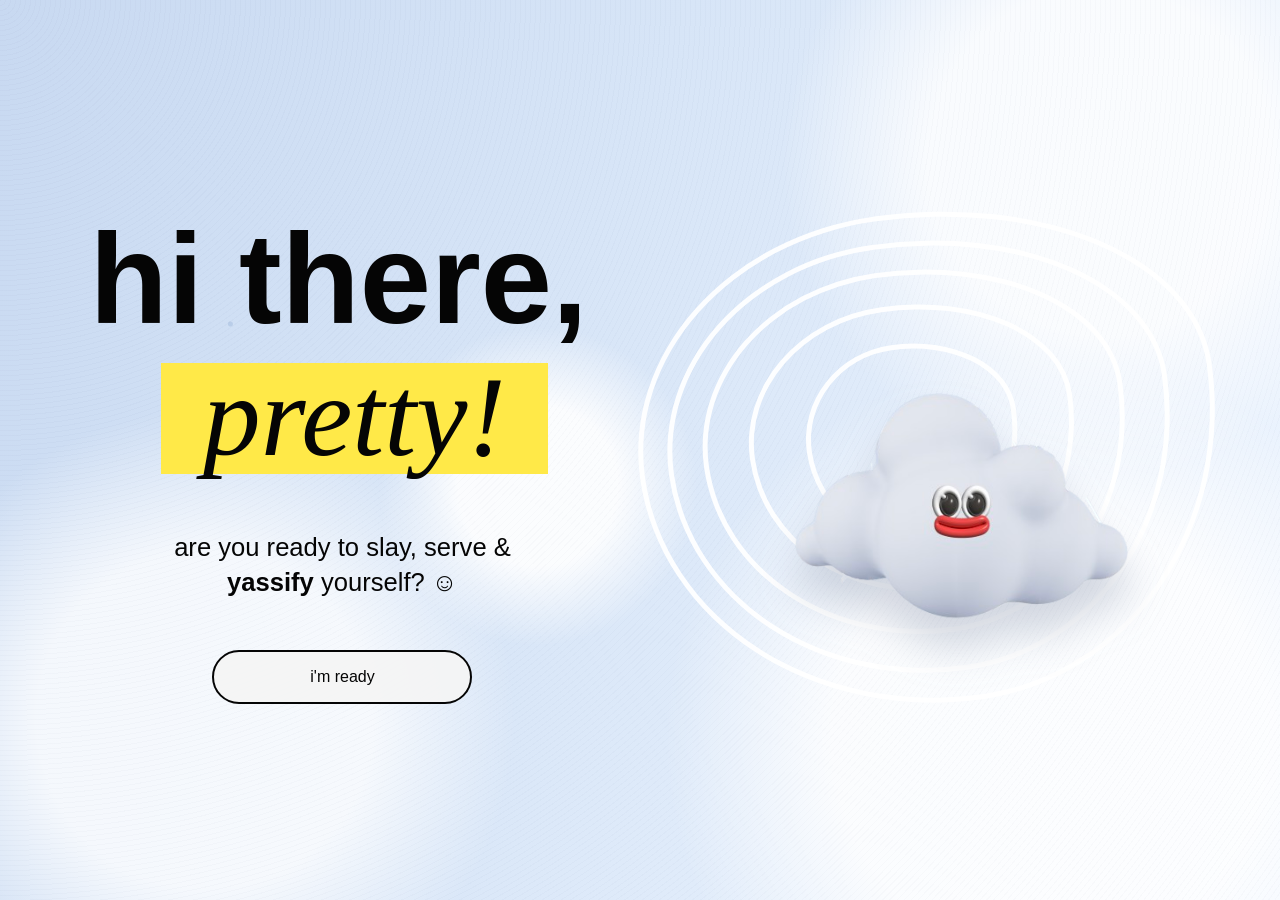
<file: index.html>
<!DOCTYPE html>
<html lang="en">
<head>
  <meta charset="UTF-8" />
  <meta name="viewport" content="width=device-width, initial-scale=1.0" />
  <title>Pretty Face Filter</title>
  <style>
    * {
      box-sizing: border-box;
    }

    html,
    body {
      min-height: 100%;
    }

    body {
      margin: 0;
      font-family: Arial, Helvetica, sans-serif;
      color: #050505;
      background:
        radial-gradient(circle at 18% 36%, rgba(126, 159, 203, 0.28) 0 2px, transparent 3px),
        radial-gradient(circle at 42% 54%, rgba(255, 255, 255, 0.9) 0 9%, transparent 18%),
        radial-gradient(circle at 16% 80%, rgba(255, 255, 255, 0.78) 0 13%, transparent 24%),
        radial-gradient(circle at 86% 18%, rgba(255, 255, 255, 0.82) 0 13%, transparent 24%),
        radial-gradient(circle at 82% 82%, rgba(255, 255, 255, 0.86) 0 17%, transparent 30%),
        linear-gradient(112deg, #c8d9f1 0%, #d7e5f7 42%, #eff6ff 100%);
      overflow-x: hidden;
    }

    body::before {
      content: "";
      position: fixed;
      inset: 0;
      pointer-events: none;
      opacity: 0.23;
      background-image:
        repeating-radial-gradient(circle at 0 0, rgba(28, 48, 77, 0.08) 0 1px, transparent 1px 5px),
        repeating-linear-gradient(92deg, rgba(255, 255, 255, 0.14) 0 1px, transparent 1px 4px);
      mix-blend-mode: multiply;
    }

    .landing {
      position: relative;
      min-height: 100vh;
      display: grid;
      grid-template-columns: minmax(340px, 0.95fr) minmax(360px, 1.05fr);
      align-items: center;
      gap: 36px;
      padding: clamp(36px, 7vw, 116px);
    }

    .screen {
      display: none;
    }

    .screen.active {
      display: grid;
    }

    .intro {
      position: relative;
      z-index: 2;
      text-align: center;
      justify-self: center;
      width: min(670px, 100%);
      padding-top: 28px;
    }

    h1 {
      margin: 0;
      font-size: clamp(78px, 10vw, 150px);
      font-weight: 700;
      line-height: 0.86;
      letter-spacing: 0;
      text-align: left;
    }

    .pretty-mark {
      display: inline-block;
      margin: 28px auto 0;
      padding: 0 42px 6px;
      background: #ffe948;
      font-family: Georgia, "Times New Roman", serif;
      font-size: clamp(82px, 9vw, 145px);
      font-style: italic;
      font-weight: 400;
      line-height: 0.92;
      transform: translateX(12px);
    }

    .tagline {
      margin: 56px auto 0;
      max-width: 460px;
      font-size: clamp(22px, 2vw, 32px);
      line-height: 1.35;
    }

    .tagline strong {
      font-weight: 800;
    }

    .ready-link {
      display: inline-flex;
      justify-content: center;
      align-items: center;
      min-width: 260px;
      min-height: 54px;
      margin-top: 50px;
      padding: 10px 34px;
      border: 2px solid #050505;
      border-radius: 999px;
      background: rgba(245, 245, 245, 0.92);
      color: #050505;
      text-decoration: none;
      font-size: 26px;
      line-height: 1;
      transition: transform 0.18s ease, background 0.18s ease, box-shadow 0.18s ease;
    }

    .ready-link:hover,
    .ready-link:focus-visible {
      background: #fff;
      box-shadow: 0 9px 24px rgba(47, 63, 94, 0.18);
      transform: translateY(-2px);
      outline: none;
    }

    .ready-link.dark {
      background: #050505;
      color: #fff;
    }

    .cloud-stage {
      position: relative;
      z-index: 1;
      justify-self: center;
      width: min(640px, 45vw);
      aspect-ratio: 1.18;
      min-width: 360px;
    }

    .cloud-stage.small {
      width: min(250px, 44vw);
      min-width: 150px;
    }

    .cloud-stage.small .contour {
      border-width: 2px;
    }

    .cloud-image {
      position: absolute;
      left: 3%;
      right: 2%;
      bottom: 9%;
      z-index: 2;
      width: 95%;
      height: auto;
      filter: drop-shadow(0 30px 20px rgba(104, 118, 148, 0.28));
    }

    .cloud-stage.small .cloud-image {
      left: 0;
      right: auto;
      bottom: 6%;
      width: 100%;
      filter: drop-shadow(0 12px 10px rgba(104, 118, 148, 0.22));
    }

    .contour {
      position: absolute;
      inset: 2% 0 0 0;
      border: 5px solid rgba(255, 255, 255, 0.92);
      border-radius: 46% 54% 47% 53% / 46% 39% 61% 54%;
      transform: rotate(-8deg);
    }

    .contour:nth-child(1) {
      inset: 1% -4% -2% 3%;
    }

    .contour:nth-child(2) {
      inset: 7% 4% 4% 8%;
    }

    .contour:nth-child(3) {
      inset: 13% 12% 12% 14%;
    }

    .contour:nth-child(4) {
      inset: 20% 21% 21% 22%;
    }

    .contour:nth-child(5) {
      inset: 28% 31% 30% 32%;
    }

    .cloud {
      position: absolute;
      left: 5%;
      right: 4%;
      bottom: 15%;
      height: 62%;
      filter: drop-shadow(0 30px 20px rgba(104, 118, 148, 0.28));
    }

    .cloud span {
      position: absolute;
      display: block;
      background: linear-gradient(145deg, #edf2fb 0%, #d3dbea 100%);
      border-radius: 50%;
      box-shadow: inset 18px 16px 34px rgba(255, 255, 255, 0.5);
    }

    .puff-main {
      width: 53%;
      height: 92%;
      left: 28%;
      bottom: 2%;
    }

    .puff-left {
      width: 37%;
      height: 57%;
      left: 4%;
      bottom: 7%;
    }

    .puff-right {
      width: 38%;
      height: 55%;
      right: 0;
      bottom: 11%;
    }

    .puff-top {
      width: 42%;
      height: 66%;
      left: 31%;
      top: 0;
    }

    .puff-base {
      width: 76%;
      height: 33%;
      left: 12%;
      bottom: 0;
      border-radius: 999px;
    }

    .face {
      position: absolute;
      left: 52%;
      top: 48%;
      width: 132px;
      height: 82px;
      transform: translate(-50%, -50%);
      z-index: 3;
    }

    .eye {
      position: absolute;
      top: 0;
      width: 48px;
      height: 58px;
      border-radius: 50%;
      background:
        radial-gradient(circle at 55% 34%, #ffffff 0 5px, transparent 6px),
        radial-gradient(circle at 46% 48%, #1d1d1d 0 17px, #303030 18px 23px, transparent 24px),
        radial-gradient(circle at 50% 50%, #ffffff 0 29px, #b6b8be 31px 36px, transparent 37px);
      box-shadow: inset -4px -6px 8px rgba(0, 0, 0, 0.18), 0 2px 4px rgba(0, 0, 0, 0.16);
    }

    .eye.left {
      left: 10px;
    }

    .eye.right {
      right: 10px;
    }

    .mouth {
      position: absolute;
      left: 50%;
      bottom: 1px;
      width: 98px;
      height: 38px;
      border-radius: 999px;
      transform: translateX(-50%);
      background:
        radial-gradient(ellipse at 50% 38%, rgba(255, 130, 130, 0.9) 0 38%, transparent 39%),
        linear-gradient(#ff4940 0%, #d31623 68%, #8f0715 100%);
      border: 4px solid #9e0716;
      box-shadow: inset 0 -7px 6px rgba(78, 0, 13, 0.26), 0 5px 5px rgba(0, 0, 0, 0.2);
    }

    .cloud-stage.small .face {
      width: 58px;
      height: 38px;
    }

    .cloud-stage.small .eye {
      width: 22px;
      height: 26px;
      background:
        radial-gradient(circle at 55% 34%, #ffffff 0 2px, transparent 3px),
        radial-gradient(circle at 46% 48%, #1d1d1d 0 7px, #303030 8px 10px, transparent 11px),
        radial-gradient(circle at 50% 50%, #ffffff 0 13px, #b6b8be 14px 16px, transparent 17px);
    }

    .cloud-stage.small .eye.left {
      left: 4px;
    }

    .cloud-stage.small .eye.right {
      right: 4px;
    }

    .cloud-stage.small .mouth {
      width: 38px;
      height: 22px;
      border-width: 2px;
    }

    .info-screen,
    .products-screen {
      position: relative;
      min-height: 100vh;
      align-items: center;
      justify-items: center;
      padding: clamp(36px, 7vw, 92px);
      text-align: center;
    }

    .info-content,
    .products-content {
      position: relative;
      z-index: 2;
      width: min(1120px, 100%);
      display: grid;
      justify-items: center;
    }

    .info-copy {
      margin: 22px 0 0;
      font-size: clamp(23px, 2.2vw, 34px);
      line-height: 1.22;
    }

    .info-copy p {
      margin: 0 0 34px;
    }

    .actions {
      display: flex;
      justify-content: center;
      gap: 18px;
      flex-wrap: wrap;
      margin-top: 18px;
    }

    button.ready-link {
      font: inherit;
      cursor: pointer;
    }

    .actions .ready-link {
      min-width: 178px;
      min-height: 36px;
      margin-top: 0;
      padding: 6px 28px;
      font-size: 20px;
    }

    .products-cloud {
      position: absolute;
      left: 2%;
      top: 6%;
      width: min(280px, 24vw);
      min-width: 150px;
      z-index: 3;
      pointer-events: none;
    }

    .products-title {
      margin: 0 0 28px;
      font-size: clamp(72px, 8vw, 138px);
      line-height: 0.92;
      font-weight: 700;
    }

    .product-grid {
      display: grid;
      grid-template-columns: repeat(3, minmax(210px, 1fr));
      gap: clamp(22px, 3vw, 38px);
      width: min(1040px, 100%);
    }

    .product-card {
      min-height: 350px;
      padding: 48px 28px 34px;
      border-radius: 24px;
      display: flex;
      flex-direction: column;
      align-items: center;
      justify-content: flex-start;
      color: #050505;
    }

    .product-card.makeup {
      background: #edcff4;
    }

    .product-card.filters {
      background: #efffbd;
    }

    .product-card.pose {
      background: #bfdcf5;
    }

    .product-icon {
      height: 110px;
      display: grid;
      place-items: center;
      font-size: 74px;
      line-height: 1;
    }

    .product-label {
      display: inline-block;
      min-width: 220px;
      margin-top: 18px;
      padding: 5px 16px;
      background: #ffe45a;
      font-family: Georgia, "Times New Roman", serif;
      font-size: 28px;
      font-style: italic;
      line-height: 1;
    }

    .product-card p {
      max-width: 280px;
      margin: 24px 0 0;
      font-size: 20px;
      line-height: 1.2;
      text-align: left;
    }

    .products-ready {
      min-width: 178px;
      min-height: 38px;
      margin-top: 22px;
      font-size: 20px;
    }

    @media (max-width: 900px) {
      .landing,
      .info-screen,
      .products-screen {
        grid-template-columns: 1fr;
        align-content: center;
        padding: 42px 24px 56px;
      }

      .intro {
        order: 2;
        padding-top: 0;
      }

      h1 {
        text-align: center;
      }

      .pretty-mark {
        transform: none;
        padding-inline: 26px;
      }

      .tagline {
        margin-top: 34px;
      }

      .ready-link {
        margin-top: 32px;
      }

      .cloud-stage {
        order: 1;
        width: min(520px, 88vw);
        min-width: 0;
      }

      .info-screen,
      .products-screen {
        display: none;
      }

      .info-screen.active,
      .products-screen.active {
        display: grid;
      }

      .product-grid {
        grid-template-columns: 1fr;
        width: min(390px, 100%);
      }

      .products-cloud {
        position: relative;
        left: auto;
        top: auto;
        width: min(220px, 60vw);
        margin-bottom: -18px;
      }

      .products-title {
        font-size: clamp(58px, 16vw, 92px);
      }
    }

    @media (max-width: 520px) {
      .landing {
        padding-inline: 18px;
      }

      .pretty-mark {
        width: 100%;
        padding-inline: 10px;
      }

      .ready-link {
        width: min(260px, 82vw);
        font-size: 22px;
      }

      .actions .ready-link,
      .products-ready {
        width: min(190px, 70vw);
        font-size: 18px;
      }

      .info-copy {
        font-size: 22px;
      }

      .product-card {
        min-height: 0;
        padding: 34px 24px 30px;
      }

      .product-label {
        min-width: 0;
        width: 100%;
        font-size: 25px;
      }
    }
  </style>
</head>
<body>
  <main class="landing screen active" data-screen="welcome" aria-label="Pretty face filter welcome page">
    <section class="intro">
      <h1>hi there,</h1>
      <div class="pretty-mark">pretty!</div>
      <p class="tagline">are you ready to slay, serve &amp;<br><strong>yassify</strong> yourself? ☺</p>
      <button class="ready-link" type="button" data-next="notice">i'm ready</button>
    </section>

    <section class="cloud-stage" aria-hidden="true">
      <div class="contour"></div>
      <div class="contour"></div>
      <div class="contour"></div>
      <div class="contour"></div>
      <div class="contour"></div>
      <img class="cloud-image" src="cloud.png" alt="" />
    </section>
  </main>

  <main class="info-screen screen" data-screen="notice" aria-label="Face data notice">
    <section class="info-content">
      <div class="cloud-stage small" aria-hidden="true">
        <div class="contour"></div>
        <div class="contour"></div>
        <div class="contour"></div>
        <div class="contour"></div>
        <div class="contour"></div>
        <img class="cloud-image" src="cloud.png" alt="" />
      </div>

      <div class="info-copy">
        <p>it's important to know that this experience uses your face in real time<br>to create a personalised interaction.</p>
        <p>no personal data will be stored after you leave.</p>
      </div>

      <div class="actions">
        <button class="ready-link" type="button" data-next="products">i understand</button>
        <button class="ready-link dark" type="button" data-next="welcome">nevermind</button>
      </div>
    </section>
  </main>

  <main class="products-screen screen" data-screen="products" aria-label="Products and FAQs">
    <section class="products-content">
      <div class="products-cloud" aria-hidden="true">
        <div class="cloud-stage small">
          <div class="contour"></div>
          <div class="contour"></div>
          <div class="contour"></div>
          <div class="contour"></div>
          <div class="contour"></div>
          <img class="cloud-image" src="cloud.png" alt="" />
        </div>
      </div>

      <h2 class="products-title">let's start!</h2>

      <section class="product-grid" aria-label="Available experiences">
        <article class="product-card makeup">
          <div class="product-icon" aria-hidden="true">💄</div>
          <span class="product-label">[make-up looks]</span>
          <p>no time to put on make-up today, or just curious how you look like with different looks? experiment with our different make-up filters.</p>
        </article>

        <article class="product-card filters">
          <div class="product-icon" aria-hidden="true">💬</div>
          <span class="product-label">[special filters]</span>
          <p>want to represent something specific, like your fandoms, hobbies, or nationality? we can tailor our filters to your specific needs.</p>
        </article>

        <article class="product-card pose">
          <div class="product-icon" aria-hidden="true">🤙</div>
          <span class="product-label">[pose-tool]</span>
          <p>tired of not knowing how to pose, or doing the same pose over and over again? practice different poses with the pose-tool.</p>
        </article>
      </section>

      <a class="ready-link products-ready" href="frapp.html">i'm ready</a>
    </section>
  </main>

  <script>
    const screens = document.querySelectorAll(".screen");

    function showScreen(name) {
      screens.forEach((screen) => {
        screen.classList.toggle("active", screen.dataset.screen === name);
      });
      window.scrollTo({ top: 0, behavior: "instant" });
    }

    document.querySelectorAll("[data-next]").forEach((button) => {
      button.addEventListener("click", () => {
        showScreen(button.dataset.next);
      });
    });
  </script>
</body>
</html>
</file>
